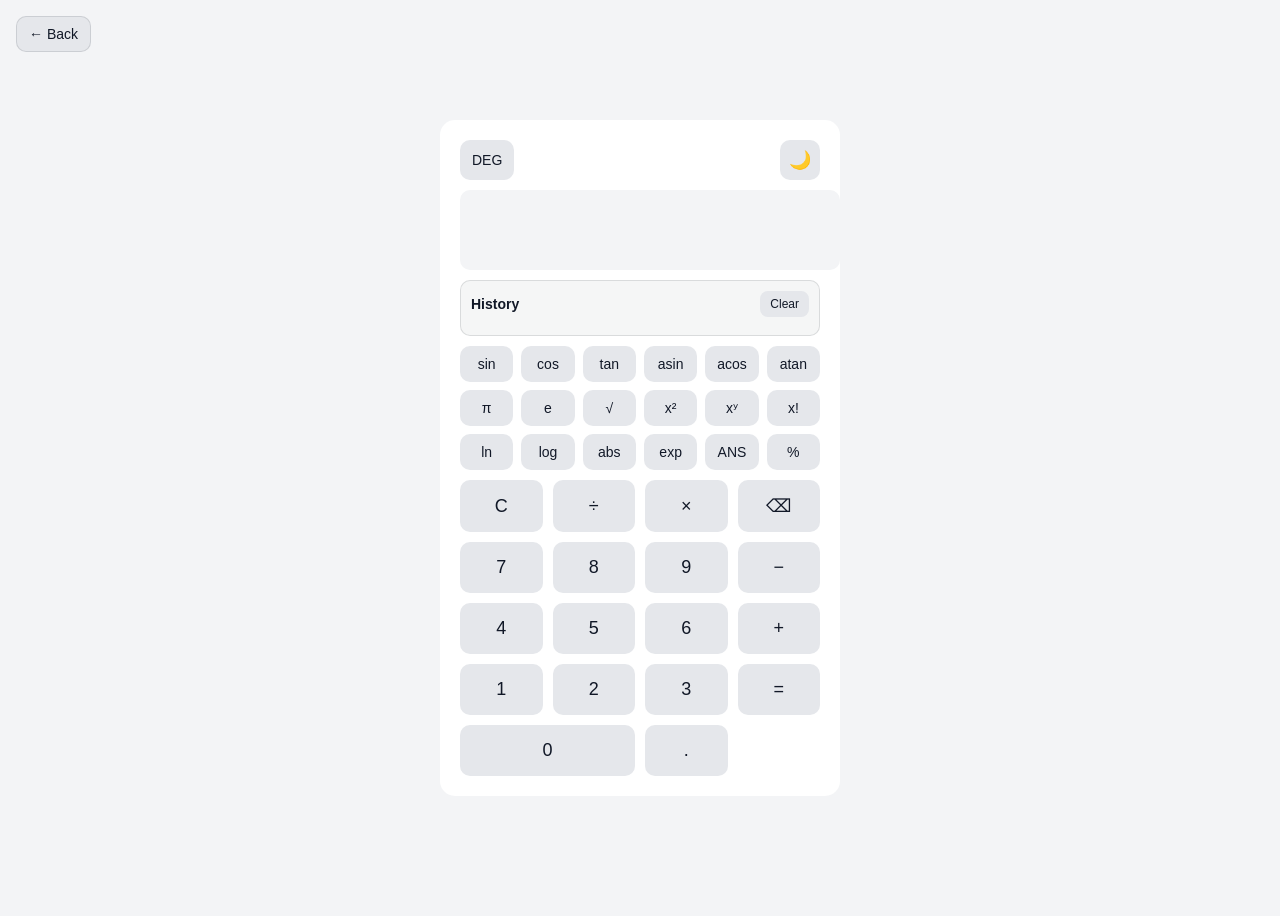
<file: calculator/index.html>
<!DOCTYPE html>
<html lang="en">
<head>
  <meta charset="UTF-8">
  <meta name="viewport" content="width=device-width, initial-scale=1.0">
  <title>Calculator App</title>
  <link rel="stylesheet" href="style.css">
</head>
<body>

<a class="back-btn" href="../index.html">← Back</a>

<div class="calculator">
  <div class="calculator-header">
    <button type="button" class="angle-toggle" aria-label="Toggle angle mode">DEG</button>
    <button type="button" class="theme-toggle" aria-label="Toggle theme">🌙</button>
  </div>
  <input type="text" id="display" disabled>
  <div class="history-panel" aria-label="History">
    <div class="history-header">
      <div class="history-title">History</div>
      <button type="button" class="history-clear" aria-label="Clear history">Clear</button>
    </div>
    <ul id="history-list" class="history-list"></ul>
  </div>
  <div class="sci-buttons" aria-label="Scientific functions">
    <button onclick="appendFunction('sin')">sin</button>
    <button onclick="appendFunction('cos')">cos</button>
    <button onclick="appendFunction('tan')">tan</button>
    <button onclick="appendFunction('asin')">asin</button>
    <button onclick="appendFunction('acos')">acos</button>
    <button onclick="appendFunction('atan')">atan</button>
    <button onclick="appendConstant('pi')">π</button>
    <button onclick="appendConstant('e')">e</button>
    <button onclick="appendFunction('sqrt')">√</button>
    <button onclick="appendValue('^2')">x²</button>
    <button onclick="appendValue('^')">xʸ</button>
    <button onclick="appendValue('!')">x!</button>
    <button onclick="appendFunction('ln')">ln</button>
    <button onclick="appendFunction('log')">log</button>
    <button onclick="appendFunction('abs')">abs</button>
    <button onclick="appendFunction('exp')">exp</button>
    <button onclick="appendConstant('ans')">ANS</button>
    <button onclick="appendValue('%')">%</button>
  </div>

  <div class="buttons">
    <button onclick="clearDisplay()">C</button>
    <button onclick="appendValue('/')">÷</button>
    <button onclick="appendValue('*')">×</button>
    <button onclick="deleteLast()">⌫</button>

    <button onclick="appendValue('7')">7</button>
    <button onclick="appendValue('8')">8</button>
    <button onclick="appendValue('9')">9</button>
    <button onclick="appendValue('-')">−</button>

    <button onclick="appendValue('4')">4</button>
    <button onclick="appendValue('5')">5</button>
    <button onclick="appendValue('6')">6</button>
    <button onclick="appendValue('+')">+</button>

    <button onclick="appendValue('1')">1</button>
    <button onclick="appendValue('2')">2</button>
    <button onclick="appendValue('3')">3</button>
    <button onclick="calculate()">=</button>

    <button onclick="appendValue('0')" class="zero">0</button>
    <button onclick="appendValue('.')">.</button>
  </div>
</div>

<script src="script.js"></script>
</body>
</html>
</file>
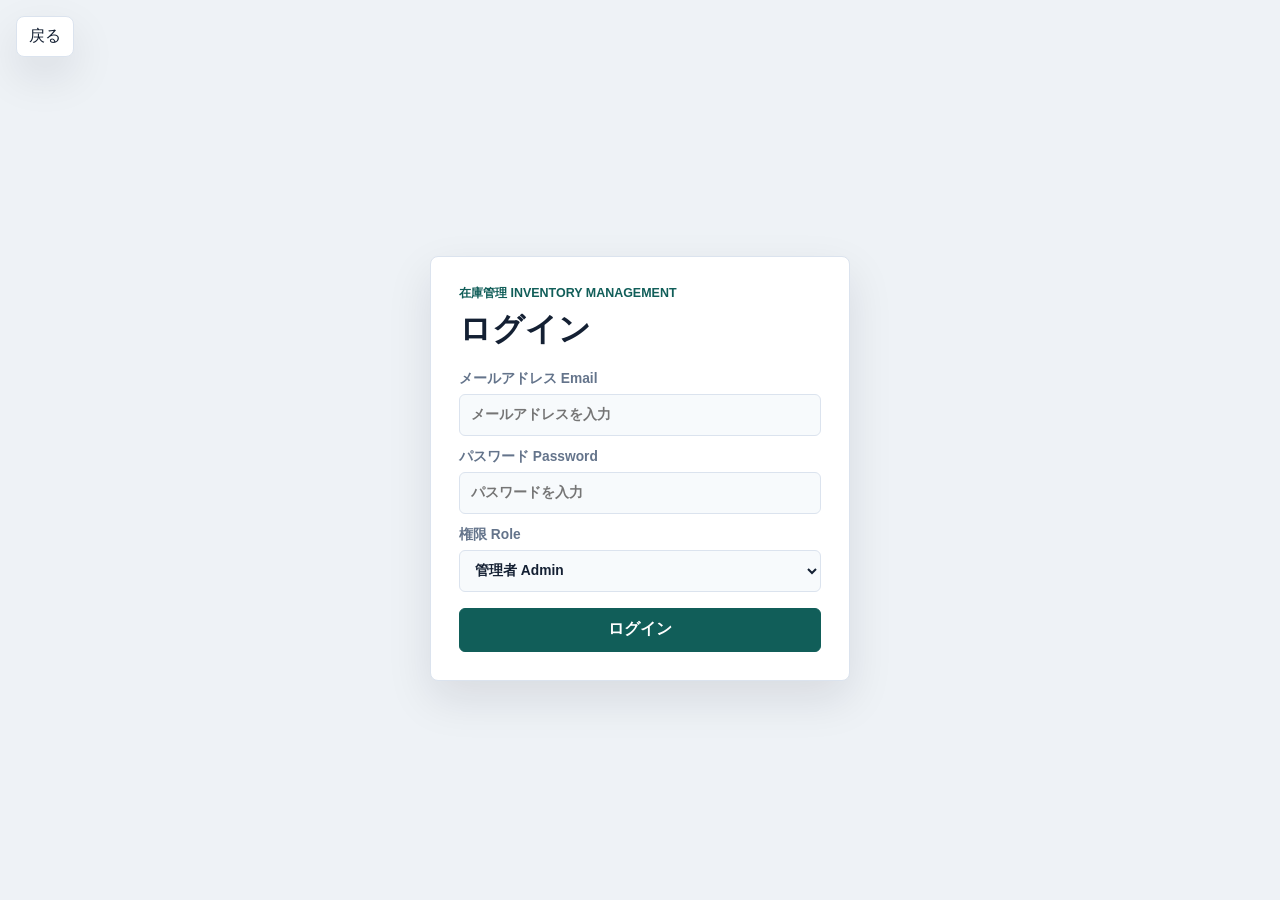
<file: inventory-app/index.html>
<!DOCTYPE html>
<html lang="ja">
<head>
  <meta charset="UTF-8">
  <meta name="viewport" content="width=device-width, initial-scale=1.0">
  <title>在庫管理システム Inventory Management</title>
  <link rel="stylesheet" href="style.css">
</head>
<body>
  <a class="back-btn" href="../index.html#projects">戻る</a>

  <main class="app-shell">
    <section class="login-screen" id="loginScreen" aria-labelledby="loginTitle">
      <div class="login-card">
        <p class="eyebrow">在庫管理 Inventory Management</p>
        <h1 id="loginTitle">ログイン</h1>
        <form id="loginForm" class="form-grid">
          <label>
            メールアドレス Email
            <input id="emailInput" type="email" autocomplete="email" placeholder="メールアドレスを入力" list="savedEmailList" required>
            <datalist id="savedEmailList"></datalist>
          </label>
          <label>
            パスワード Password
            <input id="passwordInput" type="password" autocomplete="current-password" placeholder="パスワードを入力" required>
          </label>
          <label>
            権限 Role
            <select id="roleInput">
              <option value="admin">管理者 Admin</option>
              <option value="staff">スタッフ Staff</option>
              <option value="viewer">閲覧のみ Viewer</option>
            </select>
          </label>
          <button class="primary-btn" type="submit">ログイン</button>
        </form>
      </div>
    </section>

    <section class="dashboard-screen" id="dashboardScreen" hidden>
      <header class="topbar">
        <div>
          <p class="eyebrow">ダッシュボード Dashboard</p>
          <h1>在庫管理システム</h1>
        </div>
        <div class="topbar-actions">
          <span class="role-badge" id="roleBadge">権限: 管理者</span>
          <span class="connection-status offline" id="connectionStatus">リアルタイム未接続</span>
          <button class="ghost-btn" id="themeToggle" type="button" aria-label="テーマ切替">テーマ</button>
          <button class="ghost-btn" id="logoutBtn" type="button">ログアウト</button>
        </div>
      </header>

      <section class="summary-grid" aria-label="ダッシュボード集計">
        <article class="summary-card">
          <span>商品数</span>
          <strong id="totalProducts">0</strong>
        </article>
        <article class="summary-card">
          <span>総在庫数</span>
          <strong id="totalStock">0</strong>
        </article>
        <article class="summary-card warning">
          <span>在庫不足商品</span>
          <strong id="lowStock">0</strong>
        </article>
        <article class="summary-card">
          <span>在庫金額</span>
          <strong id="stockValue">JPY 0</strong>
        </article>
      </section>

      <div class="alert-banner" id="lowStockAlert" hidden>
        在庫が少ない商品があります。数量が5未満の商品を確認してください。
      </div>

      <section class="panel chart-panel" aria-labelledby="chartTitle">
        <div class="panel-head">
          <div>
            <p class="eyebrow">グラフ Charts</p>
            <h2 id="chartTitle">在庫数グラフ</h2>
          </div>
        </div>
        <canvas id="stockChart" width="900" height="260" aria-label="在庫数グラフ"></canvas>
      </section>

      <section class="workspace">
        <aside class="panel control-panel">
          <div class="panel-head">
            <div>
              <p class="eyebrow">商品登録</p>
              <h2>商品登録 Product Registration</h2>
            </div>
          </div>

          <form id="productForm" class="form-grid" autocomplete="off">
            <label>
              商品名 Product name
              <input id="productName" type="text" placeholder="ワイヤレスマウス" required>
            </label>
            <label>
              商品番号 Product code
              <input id="productCode" type="text" placeholder="P-1001" required>
            </label>
            <label>
              バーコード Barcode
              <input id="productBarcode" type="text" placeholder="4901234567890">
            </label>
            <label>
              価格 Price
              <input id="productPrice" type="number" min="0" step="1" value="1000" required>
            </label>
            <label>
              在庫数 Stock quantity
              <input id="productQuantity" type="number" min="0" step="1" value="10" required>
            </label>
            <label>
              入荷日 Arrival date
              <input id="arrivalDate" type="date" required>
            </label>
            <button class="primary-btn" type="submit">商品を登録</button>
          </form>
        </aside>

        <section class="main-panel">
          <div class="toolbar panel">
            <div class="search-box">
              <label for="searchInput">検索 Search</label>
              <input id="searchInput" type="search" placeholder="商品名・商品番号・バーコードで検索">
            </div>
            <div class="scanner-box">
              <label for="barcodeScanner">バーコードスキャナー Barcode scanner</label>
              <div class="scanner-row">
                <input id="barcodeScanner" type="search" placeholder="バーコードを読み取りまたは入力">
                <button class="ghost-btn" id="scanButton" type="button">カメラ</button>
              </div>
              <div class="camera-scanner" id="cameraScanner" hidden>
                <video id="scannerVideo" autoplay muted playsinline></video>
                <div class="scanner-overlay" aria-hidden="true"></div>
                <div class="scanner-actions">
                  <span id="scannerStatus">バーコードをカメラに向けてください。</span>
                  <button class="ghost-btn danger" id="stopCameraButton" type="button">停止</button>
                </div>
              </div>
            </div>
            <label class="sort-box">
              並び替え Sort
              <select id="sortSelect">
                <option value="name-asc">商品名 A-Z</option>
                <option value="name-desc">商品名 Z-A</option>
                <option value="quantity-asc">在庫数 少ない順</option>
                <option value="quantity-desc">在庫数 多い順</option>
                <option value="price-asc">価格 安い順</option>
                <option value="price-desc">価格 高い順</option>
                <option value="arrivalDate-desc">入荷日 新しい順</option>
                <option value="arrivalDate-asc">入荷日 古い順</option>
              </select>
            </label>
            <div class="filter-box" role="group" aria-label="在庫フィルター">
              <button class="segmented active" type="button" data-filter="all">すべて</button>
              <button class="segmented" type="button" data-filter="low">不足</button>
              <button class="segmented" type="button" data-filter="out">在庫切れ</button>
            </div>
          </div>

          <div class="panel table-panel">
            <div class="panel-head">
              <div>
                <p class="eyebrow">商品一覧</p>
                <h2>在庫確認 Inventory Check</h2>
              </div>
              <button class="ghost-btn danger" id="clearData" type="button">デモをリセット</button>
            </div>

            <div class="table-wrap">
              <table>
                <thead>
                  <tr>
                    <th>商品名</th>
                    <th>商品番号</th>
                    <th>バーコード</th>
                    <th>価格</th>
                    <th>入荷日</th>
                    <th>在庫数</th>
                    <th>警告</th>
                    <th>操作</th>
                  </tr>
                </thead>
                <tbody id="inventoryTable"></tbody>
              </table>
            </div>
            <div class="empty-state" id="emptyState" hidden>該当する商品がありません。</div>
          </div>

          <div class="history-grid">
            <div class="panel movement-panel">
              <div class="panel-head">
                <div>
                  <p class="eyebrow">入荷管理</p>
                  <h2>入荷履歴 Arrival History</h2>
                </div>
              </div>
              <ul id="arrivalList" class="movement-list"></ul>
            </div>

            <div class="panel movement-panel">
              <div class="panel-head">
                <div>
                  <p class="eyebrow">出荷管理</p>
                  <h2>出荷履歴 Shipping History</h2>
                </div>
              </div>
              <ul id="shippingList" class="movement-list"></ul>
            </div>
          </div>

          <div class="panel movement-panel">
            <div class="panel-head">
              <div>
                <p class="eyebrow">ダッシュボード</p>
                <h2>最近の更新</h2>
              </div>
            </div>
            <ul id="recentUpdates" class="movement-list"></ul>
          </div>

          <div class="panel movement-panel">
            <div class="panel-head">
              <div>
                <p class="eyebrow">在庫履歴</p>
                <h2>すべての在庫変動</h2>
              </div>
            </div>
            <ul id="stockHistoryList" class="movement-list"></ul>
          </div>
        </section>
      </section>
    </section>
  </main>

  <template id="stockActionTemplate">
    <div class="stock-actions">
      <button type="button" class="icon-btn stock-in" title="入荷" aria-label="入荷">+</button>
      <button type="button" class="icon-btn stock-out" title="出荷" aria-label="出荷">-</button>
      <button type="button" class="icon-btn remove" title="削除" aria-label="削除">x</button>
    </div>
  </template>

  <script src="script.js"></script>
</body>
</html>
</file>
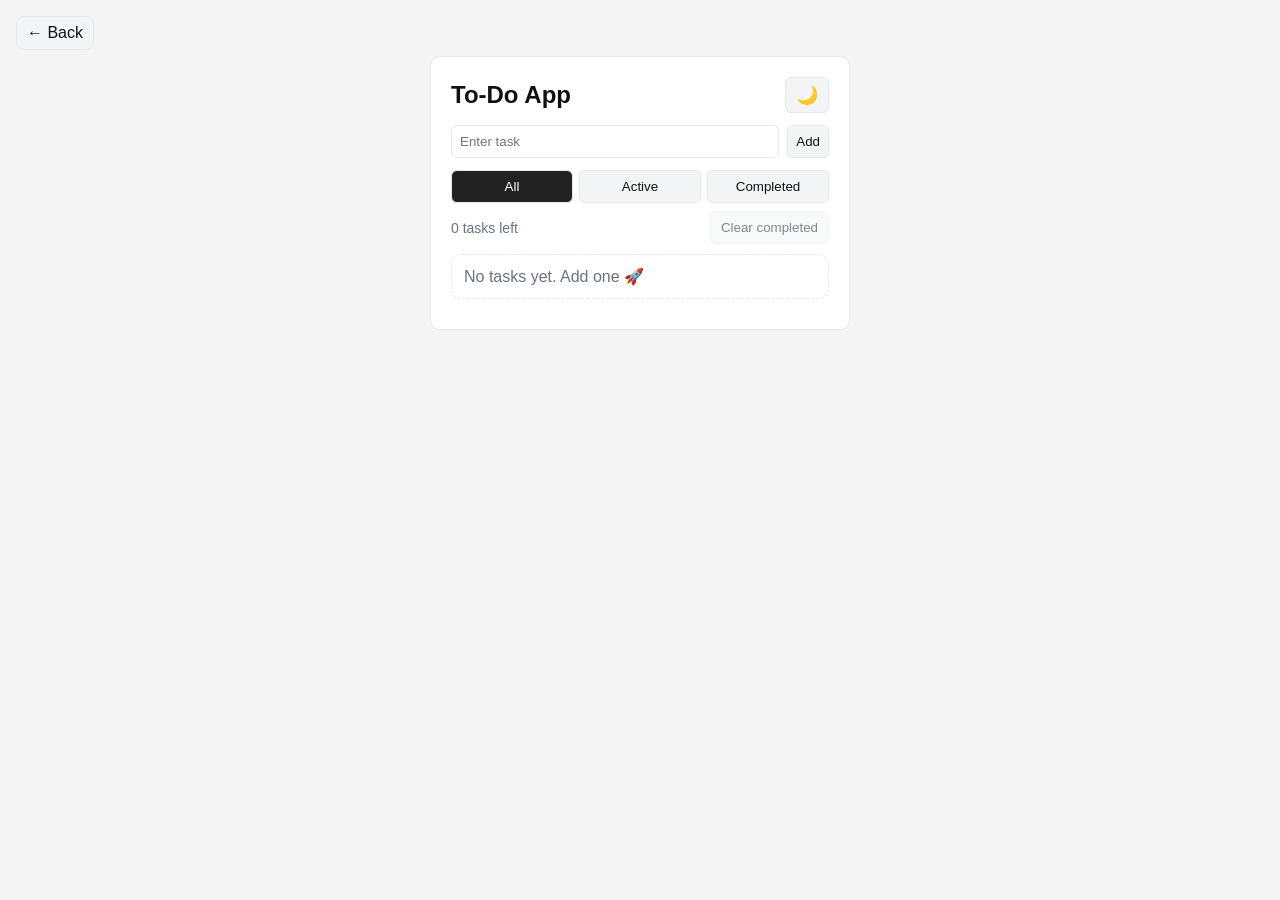
<file: todo-app/index.html>
<!DOCTYPE html>
<html lang="en">
<head>
    <meta charset="UTF-8">
    <meta name="viewport" content="width=device-width, initial-scale=1.0">
    <title>To-Do App</title>
    <link rel="stylesheet" href="style.css">
</head>
<body>

<a class="back-btn" href="../index.html">← Back</a>

<div class="container">
    <div class="header">
        <h1>To-Do App</h1>
        <button id="themeToggle" class="theme-toggle" type="button" aria-label="Toggle dark mode">🌙</button>
    </div>

    <div class="add-row">
        <input type="text" id="taskInput" placeholder="Enter task">
        <button onclick="addTask()">Add</button>
    </div>

    <div class="filters">
        <button id="filterAll" class="filter-btn" onclick="setFilter('all')">All</button>
        <button id="filterActive" class="filter-btn" onclick="setFilter('active')">Active</button>
        <button id="filterCompleted" class="filter-btn" onclick="setFilter('completed')">Completed</button>
    </div>

    <div class="task-footer">
        <div id="taskCounter" class="task-counter">0 tasks left</div>
        <button id="clearCompletedBtn" class="clear-completed" type="button" onclick="clearCompleted()">Clear completed</button>
    </div>

    <div id="emptyState" class="empty-state" hidden>No tasks yet. Add one 🚀</div>

    <ul id="taskList"></ul>
</div>

<script src="script.js"></script>
</body>
</html>
</file>
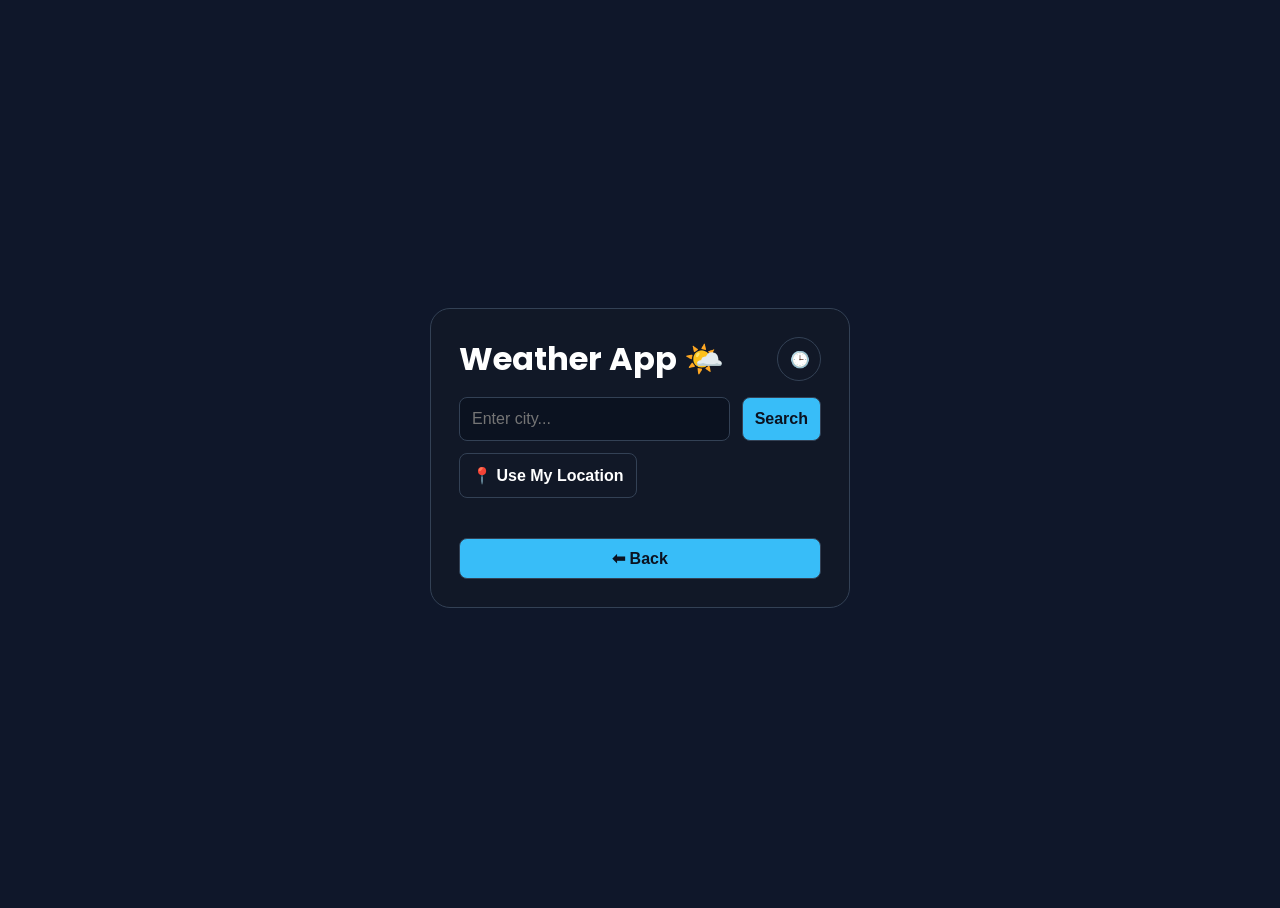
<file: weather-app/index.html>
<!DOCTYPE html>
<html lang="en">
<head>
  <meta charset="UTF-8">
  <meta name="viewport" content="width=device-width, initial-scale=1.0">
  <link rel="preconnect" href="https://fonts.googleapis.com">
  <link rel="preconnect" href="https://fonts.gstatic.com" crossorigin>
  <link href="https://fonts.googleapis.com/css2?family=Poppins:wght@600;700&family=Roboto:wght@400;500;700&display=swap" rel="stylesheet">
  <title>Karki Chakra | Webエンジニア志望（東京・ポートフォリオ）</title>
  <link rel="stylesheet" href="style.css">
</head>
<body>
  <div class="app">
    <div class="header">
      <h1>Weather App 🌤️</h1>
      <button id="themeToggle" class="icon-button">🌙</button>
    </div>

    <div class="controls">
      <input type="text" id="cityInput" placeholder="Enter city...">
      <button class="primary" onclick="getWeather()">Search</button>
      <button onclick="getWeatherByLocation()" class="location-btn">📍 Use My Location</button>
    </div>

    <div id="weatherResult"></div>
    <div id="forecast"></div>
    <button class="backbutt" onclick="window.location.href='../index.html#projects'">⬅ Back</button>
  </div>
  

   
    <script src="script.js"></script>
</body>
</html>
</file>
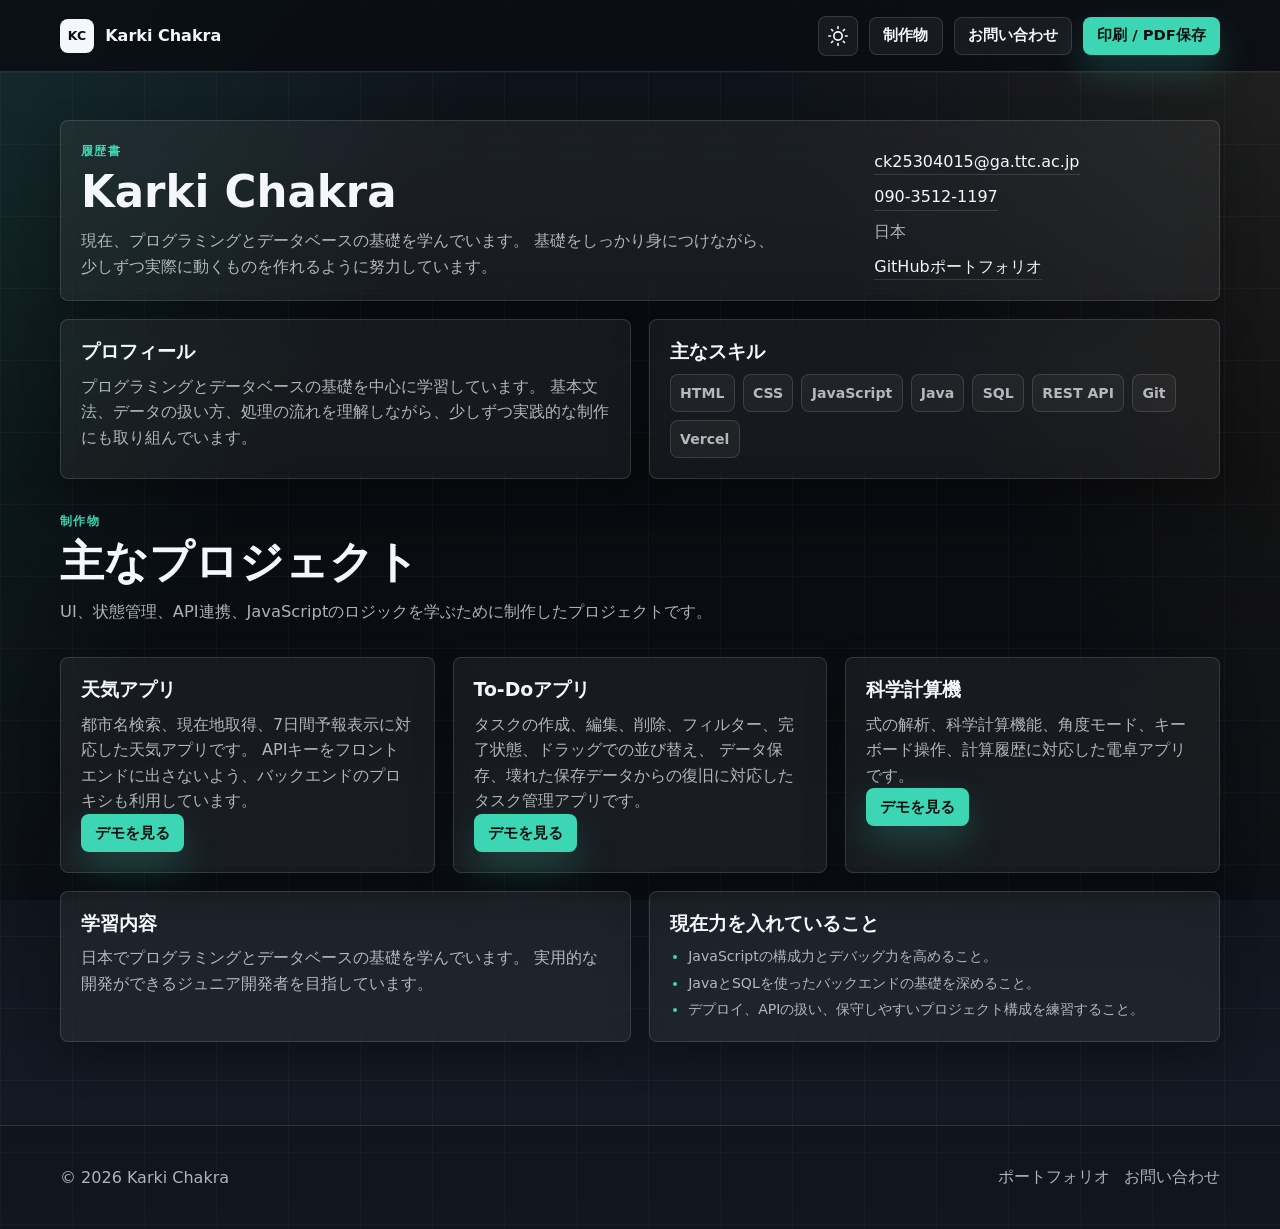
<file: resume.html>
<!doctype html>
<html lang="ja">
  <head>
    <meta charset="UTF-8" />
    <meta name="viewport" content="width=device-width, initial-scale=1.0" />
    <title>Karki Chakra | 履歴書</title>
    <meta name="description" content="日本でWeb開発を学ぶKarki Chakraの履歴書です。" />
    <link rel="stylesheet" href="./styles.css?v=20260512-1" />
    <script>
      if (localStorage.getItem("theme") === "light") {
        document.documentElement.setAttribute("data-theme", "light");
      }
    </script>
  </head>
  <body>
    <a class="skip-link" href="#resume">本文へスキップ</a>

    <header class="site-header" id="site-header">
      <div class="container header-inner">
        <a class="brand" href="./index.html#home" aria-label="ポートフォリオへ戻る">
          <span class="brand-mark" aria-hidden="true">KC</span>
          <span class="brand-text">Karki Chakra</span>
        </a>
        <nav class="nav" aria-label="履歴書の操作">
          <button class="theme-toggle" id="theme-toggle" type="button" aria-label="Toggle theme">
            <svg class="sun-icon" viewBox="0 0 24 24" width="20" height="20" fill="none" stroke="currentColor" stroke-width="2" stroke-linecap="round" stroke-linejoin="round" aria-hidden="true"><circle cx="12" cy="12" r="5"></circle><line x1="12" y1="1" x2="12" y2="3"></line><line x1="12" y1="21" x2="12" y2="23"></line><line x1="4.22" y1="4.22" x2="5.64" y2="5.64"></line><line x1="18.36" y1="18.36" x2="19.78" y2="19.78"></line><line x1="1" y1="12" x2="3" y2="12"></line><line x1="21" y1="12" x2="23" y2="12"></line><line x1="4.22" y1="19.78" x2="5.64" y2="18.36"></line><line x1="18.36" y1="5.64" x2="19.78" y2="4.22"></line></svg>
            <svg class="moon-icon" viewBox="0 0 24 24" width="20" height="20" fill="none" stroke="currentColor" stroke-width="2" stroke-linecap="round" stroke-linejoin="round" aria-hidden="true" style="display: none;"><path d="M21 12.79A9 9 0 1 1 11.21 3 7 7 0 0 0 21 12.79z"></path></svg>
          </button>
          <a class="btn btn-ghost btn-small" href="./index.html#projects">制作物</a>
          <a class="btn btn-ghost btn-small" href="./index.html#contact">お問い合わせ</a>
          <button class="btn btn-primary btn-small" type="button" id="print">印刷 / PDF保存</button>
        </nav>
      </div>
    </header>

    <main class="section resume-page" id="resume">
      <div class="container">
        <section class="resume-hero card" data-reveal="up">
          <div>
            <div class="section-kicker">履歴書</div>
            <h1 class="section-title">Karki Chakra</h1>
            <p class="section-subtitle">
              現在、プログラミングとデータベースの基礎を学んでいます。
              基礎をしっかり身につけながら、少しずつ実際に動くものを作れるように努力しています。
            </p>
          </div>
          <div class="resume-contact">
            <a href="mailto:ck25304015@ga.ttc.ac.jp">ck25304015@ga.ttc.ac.jp</a>
            <a href="tel:+819035121197">090-3512-1197</a>
            <span>日本</span>
            <a href="https://github.com/KarkiChakra/my-portfolio9" target="_blank" rel="noopener noreferrer">GitHubポートフォリオ</a>
          </div>
        </section>

        <div class="grid two-col resume-grid">
          <section class="card" data-reveal="up">
            <h2 class="card-title">プロフィール</h2>
            <p class="card-text">
              プログラミングとデータベースの基礎を中心に学習しています。
              基本文法、データの扱い方、処理の流れを理解しながら、少しずつ実践的な制作にも取り組んでいます。
            </p>
          </section>

          <section class="card" data-reveal="up">
            <h2 class="card-title">主なスキル</h2>
            <div class="chips">
              <span class="chip">HTML</span>
              <span class="chip">CSS</span>
              <span class="chip">JavaScript</span>
              <span class="chip">Java</span>
              <span class="chip">SQL</span>
              <span class="chip">REST API</span>
              <span class="chip">Git</span>
              <span class="chip">Vercel</span>
            </div>
          </section>
        </div>

        <div class="section-head resume-section-head">
          <div class="section-kicker">制作物</div>
          <h2 class="section-title">主なプロジェクト</h2>
          <p class="section-subtitle">UI、状態管理、API連携、JavaScriptのロジックを学ぶために制作したプロジェクトです。</p>
        </div>

        <div class="grid three-col">
          <section class="card" data-reveal="up">
            <h3 class="card-title">天気アプリ</h3>
            <p class="card-text">
              都市名検索、現在地取得、7日間予報表示に対応した天気アプリです。
              APIキーをフロントエンドに出さないよう、バックエンドのプロキシも利用しています。
            </p>
            <div class="project-links">
              <a class="btn btn-small btn-primary" href="./weather-app/index.html" target="_blank" rel="noopener noreferrer">デモを見る</a>
            </div>
          </section>

          <section class="card" data-reveal="up">
            <h3 class="card-title">To-Doアプリ</h3>
            <p class="card-text">
              タスクの作成、編集、削除、フィルター、完了状態、ドラッグでの並び替え、
              データ保存、壊れた保存データからの復旧に対応したタスク管理アプリです。
            </p>
            <div class="project-links">
              <a class="btn btn-small btn-primary" href="./todo-app/index.html" target="_blank" rel="noopener noreferrer">デモを見る</a>
            </div>
          </section>

          <section class="card" data-reveal="up">
            <h3 class="card-title">科学計算機</h3>
            <p class="card-text">
              式の解析、科学計算機能、角度モード、キーボード操作、計算履歴に対応した電卓アプリです。
            </p>
            <div class="project-links">
              <a class="btn btn-small btn-primary" href="./calculator/index.html" target="_blank" rel="noopener noreferrer">デモを見る</a>
            </div>
          </section>
        </div>

        <div class="grid two-col resume-grid">
          <section class="card" data-reveal="up">
            <h2 class="card-title">学習内容</h2>
            <p class="card-text">
              日本でプログラミングとデータベースの基礎を学んでいます。
              実用的な開発ができるジュニア開発者を目指しています。
            </p>
          </section>

          <section class="card" data-reveal="up">
            <h2 class="card-title">現在力を入れていること</h2>
            <ul class="project-highlights resume-list">
              <li>JavaScriptの構成力とデバッグ力を高めること。</li>
              <li>JavaとSQLを使ったバックエンドの基礎を深めること。</li>
              <li>デプロイ、APIの扱い、保守しやすいプロジェクト構成を練習すること。</li>
            </ul>
          </section>
        </div>
      </div>
    </main>

    <footer class="site-footer">
      <div class="container footer-inner">
        <p class="footer-text">&copy; <span id="year"></span> Karki Chakra</p>
        <div class="footer-links">
          <a class="footer-link" href="./index.html#home">ポートフォリオ</a>
          <a class="footer-link" href="./index.html#contact">お問い合わせ</a>
        </div>
      </div>
    </footer>

    <script>
      const btn = document.getElementById("print");
      if (btn) btn.addEventListener("click", () => window.print());
    </script>
    <script src="./script.js?v=20260420-7"></script>
  </body>
</html>
</file>
<file: calculator/style.css>
:root {
  --page-bg: #121212;
  --calc-bg: #1e1e1e;
  --text: #ffffff;
  --display-bg: #333333;
  --display-text: #ffffff;
  --btn-bg: #444444;
  --btn-text: #ffffff;
  --btn-hover: #666666;
  --panel-bg: rgba(255, 255, 255, 0.06);
  --panel-border: rgba(255, 255, 255, 0.12);
}

body[data-theme="light"] {
  --page-bg: #f3f4f6;
  --calc-bg: #ffffff;
  --text: #111827;
  --display-bg: #f3f4f6;
  --display-text: #111827;
  --btn-bg: #e5e7eb;
  --btn-text: #111827;
  --btn-hover: #d1d5db;
  --panel-bg: rgba(17, 24, 39, 0.04);
  --panel-border: rgba(17, 24, 39, 0.12);
}

body {
  display: flex;
  justify-content: center;
  align-items: center;
  height: 100vh;
  background: var(--page-bg);
  font-family: Arial, sans-serif;
  color: var(--text);
}

.back-btn {
  position: fixed;
  top: 16px;
  left: 16px;
  padding: 10px 12px;
  border-radius: 10px;
  border: 1px solid var(--panel-border);
  background: var(--btn-bg);
  color: var(--btn-text);
  text-decoration: none;
  font-size: 14px;
  line-height: 1;
  transition: 0.2s;
}

.back-btn:hover {
  background: var(--btn-hover);
}

.back-btn:focus-visible {
  outline: 2px solid rgba(124, 92, 255, 0.75);
  outline-offset: 3px;
}

.calculator {
  background: var(--calc-bg);
  padding: 20px;
  border-radius: 15px;
  width: 360px;
}

.calculator-header {
  display: flex;
  justify-content: space-between;
  margin-bottom: 10px;
}

.theme-toggle {
  width: 40px;
  height: 40px;
  padding: 0;
  border-radius: 10px;
}

.angle-toggle {
  padding: 0 12px;
  height: 40px;
  border-radius: 10px;
  font-size: 14px;
}

#display {
  width: 100%;
  height: 60px;
  font-size: 24px;
  margin-bottom: 10px;
  text-align: right;
  padding: 10px;
  border: none;
  border-radius: 10px;
  background: var(--display-bg);
  color: var(--display-text);
}

.history-panel {
  border: 1px solid var(--panel-border);
  background: var(--panel-bg);
  border-radius: 10px;
  padding: 10px;
  margin-bottom: 10px;
}

.history-header {
  display: flex;
  align-items: center;
  justify-content: space-between;
  margin-bottom: 8px;
}

.history-title {
  font-size: 14px;
  font-weight: 600;
}

.history-clear {
  padding: 6px 10px;
  font-size: 12px;
  border-radius: 8px;
}

.history-list {
  list-style: none;
  padding: 0;
  margin: 0;
  max-height: 120px;
  overflow: auto;
  display: grid;
  gap: 6px;
}

.history-item {
  width: 100%;
  text-align: left;
  padding: 8px 10px;
  border-radius: 10px;
  display: grid;
  gap: 4px;
}

.history-expression {
  font-size: 12px;
  opacity: 0.85;
}

.history-result {
  font-size: 14px;
  font-weight: 700;
}

.buttons {
  display: grid;
  grid-template-columns: repeat(4, 1fr);
  gap: 10px;
}

.sci-buttons {
  display: grid;
  grid-template-columns: repeat(6, 1fr);
  gap: 8px;
  margin-bottom: 10px;
}

.sci-buttons button {
  padding: 10px;
  font-size: 14px;
}

button {
  padding: 15px;
  font-size: 18px;
  border: none;
  border-radius: 10px;
  cursor: pointer;
  background: var(--btn-bg);
  color: var(--btn-text);
  transition: 0.2s;
}

button:hover {
  background: var(--btn-hover);
}

.zero {
  grid-column: span 2;
}
</file>
<file: inventory-app/style.css>
:root {
  --bg: #eef2f6;
  --surface: #ffffff;
  --surface-2: #f7fafc;
  --text: #142033;
  --muted: #64748b;
  --border: #dbe3ee;
  --primary: #0f766e;
  --primary-dark: #115e59;
  --accent: #c2410c;
  --danger: #b91c1c;
  --shadow: 0 18px 45px rgba(15, 23, 42, 0.1);
}

* {
  box-sizing: border-box;
}

[hidden] {
  display: none !important;
}

body {
  min-height: 100vh;
  margin: 0;
  background: var(--bg);
  color: var(--text);
  font-family: Arial, "Hiragino Kaku Gothic ProN", Meiryo, sans-serif;
}

body.dark {
  --bg: #101820;
  --surface: #17212c;
  --surface-2: #1f2b38;
  --text: #edf2f7;
  --muted: #a8b3c2;
  --border: #314153;
  --primary: #2dd4bf;
  --primary-dark: #14b8a6;
  --accent: #fb923c;
  --danger: #f87171;
  --shadow: 0 18px 45px rgba(0, 0, 0, 0.28);
}

button,
input,
select {
  font: inherit;
}

button {
  cursor: pointer;
}

.back-btn {
  position: fixed;
  top: 16px;
  left: 16px;
  z-index: 5;
  padding: 9px 12px;
  color: var(--text);
  background: var(--surface);
  border: 1px solid var(--border);
  border-radius: 8px;
  text-decoration: none;
  box-shadow: var(--shadow);
}

.app-shell {
  width: min(1180px, calc(100% - 32px));
  margin: 0 auto;
  padding: 72px 0 36px;
}

.login-screen {
  display: grid;
  min-height: calc(100vh - 108px);
  place-items: center;
}

.login-card {
  width: min(420px, 100%);
  padding: 28px;
  background: var(--surface);
  border: 1px solid var(--border);
  border-radius: 8px;
  box-shadow: var(--shadow);
}

.login-card h1 {
  margin-bottom: 18px;
}

.helper-text {
  margin: 14px 0 0;
  color: var(--muted);
  font-size: 0.88rem;
}

.topbar,
.panel,
.summary-card {
  background: var(--surface);
  border: 1px solid var(--border);
  border-radius: 8px;
  box-shadow: var(--shadow);
}

.topbar {
  display: flex;
  align-items: center;
  justify-content: space-between;
  gap: 18px;
  padding: 24px;
}

.topbar-actions {
  align-items: center;
  display: flex;
  gap: 10px;
  flex-wrap: wrap;
}

.connection-status {
  display: inline-flex;
  align-items: center;
  min-height: 36px;
  padding: 7px 10px;
  border: 1px solid var(--border);
  border-radius: 999px;
  background: var(--surface-2);
  color: var(--muted);
  font-size: 0.82rem;
  font-weight: 800;
}

.role-badge {
  display: inline-flex;
  align-items: center;
  min-height: 36px;
  padding: 7px 10px;
  border: 1px solid color-mix(in srgb, var(--primary) 34%, var(--border));
  border-radius: 999px;
  background: color-mix(in srgb, var(--primary) 10%, var(--surface-2));
  color: var(--primary-dark);
  font-size: 0.82rem;
  font-weight: 900;
}

.connection-status.online {
  color: #166534;
  background: #dcfce7;
  border-color: #bbf7d0;
}

.connection-status.offline {
  color: #991b1b;
  background: #fee2e2;
  border-color: #fecaca;
}

.eyebrow {
  margin: 0 0 6px;
  color: var(--primary-dark);
  font-size: 0.78rem;
  font-weight: 800;
  letter-spacing: 0;
  text-transform: uppercase;
}

body.dark .eyebrow {
  color: var(--primary);
}

h1,
h2 {
  margin: 0;
}

h1 {
  font-size: 2rem;
}

h2 {
  font-size: 1.05rem;
}

.summary-grid {
  display: grid;
  grid-template-columns: repeat(4, minmax(0, 1fr));
  gap: 14px;
  margin: 16px 0;
}

.summary-card {
  padding: 18px;
}

.summary-card span {
  display: block;
  color: var(--muted);
  font-size: 0.86rem;
}

.summary-card strong {
  display: block;
  margin-top: 8px;
  font-size: 1.8rem;
}

.summary-card.warning strong {
  color: var(--accent);
}

.alert-banner {
  margin: 0 0 16px;
  padding: 13px 15px;
  color: #7c2d12;
  background: #ffedd5;
  border: 1px solid #fed7aa;
  border-radius: 8px;
  font-weight: 800;
}

body.dark .alert-banner {
  color: #fed7aa;
  background: rgba(251, 146, 60, 0.12);
  border-color: rgba(251, 146, 60, 0.32);
}

.chart-panel {
  margin-bottom: 16px;
}

.chart-panel canvas {
  display: block;
  width: 100%;
  max-height: 260px;
  border: 1px solid var(--border);
  border-radius: 8px;
  background: var(--surface-2);
}

.workspace {
  display: grid;
  grid-template-columns: 340px minmax(0, 1fr);
  gap: 16px;
  align-items: start;
}

.panel {
  padding: 18px;
}

.panel-head {
  display: flex;
  align-items: center;
  justify-content: space-between;
  gap: 12px;
  margin-bottom: 16px;
}

.form-grid {
  display: grid;
  gap: 12px;
}

label {
  display: grid;
  gap: 6px;
  color: var(--muted);
  font-size: 0.86rem;
  font-weight: 700;
}

input,
select {
  width: 100%;
  min-height: 42px;
  padding: 10px 11px;
  color: var(--text);
  background: var(--surface-2);
  border: 1px solid var(--border);
  border-radius: 6px;
  outline: none;
}

input:focus,
select:focus {
  border-color: var(--primary);
  box-shadow: 0 0 0 3px color-mix(in srgb, var(--primary) 18%, transparent);
}

.primary-btn,
.ghost-btn,
.segmented,
.icon-btn {
  border: 1px solid var(--border);
  border-radius: 6px;
  transition: transform 140ms ease, opacity 140ms ease, background 140ms ease;
}

.primary-btn:hover,
.ghost-btn:hover,
.segmented:hover,
.icon-btn:hover {
  transform: translateY(-1px);
}

.primary-btn {
  min-height: 44px;
  margin-top: 4px;
  color: #ffffff;
  background: var(--primary-dark);
  border-color: var(--primary-dark);
  font-weight: 800;
}

.ghost-btn {
  padding: 9px 12px;
  color: var(--text);
  background: var(--surface-2);
}

.ghost-btn.danger {
  color: var(--danger);
}

.login-note {
  display: flex;
  align-items: center;
  justify-content: space-between;
  gap: 12px;
  margin-top: 16px;
  padding: 14px;
  background: var(--surface-2);
  border: 1px dashed var(--border);
  border-radius: 8px;
}

.login-note span {
  padding: 5px 8px;
  color: var(--accent);
  border: 1px solid color-mix(in srgb, var(--accent) 35%, var(--border));
  border-radius: 999px;
  font-size: 0.78rem;
  font-weight: 800;
}

.main-panel {
  display: grid;
  gap: 16px;
}

.toolbar {
  display: grid;
  grid-template-columns: minmax(210px, 1.2fr) minmax(210px, 0.9fr) minmax(170px, 0.7fr) auto;
  gap: 16px;
  align-items: end;
}

.scanner-row {
  display: flex;
  gap: 8px;
}

.scanner-row input {
  min-width: 0;
}

.scanner-row .ghost-btn {
  min-height: 42px;
}

.camera-scanner {
  position: relative;
  margin-top: 10px;
  overflow: hidden;
  border: 1px solid var(--border);
  border-radius: 8px;
  background: #0f172a;
}

.camera-scanner video {
  display: block;
  width: 100%;
  aspect-ratio: 16 / 9;
  object-fit: cover;
}

.scanner-overlay {
  position: absolute;
  inset: 18% 12%;
  border: 2px solid rgba(45, 212, 191, 0.95);
  border-radius: 8px;
  box-shadow: 0 0 0 999px rgba(15, 23, 42, 0.36);
  pointer-events: none;
}

.scanner-actions {
  display: flex;
  align-items: center;
  justify-content: space-between;
  gap: 10px;
  padding: 10px;
  color: #f8fafc;
  background: rgba(15, 23, 42, 0.88);
  font-size: 0.84rem;
}

.scanner-actions .ghost-btn {
  color: #fecaca;
  background: rgba(255, 255, 255, 0.08);
  border-color: rgba(255, 255, 255, 0.18);
}

.sort-box {
  min-width: 0;
}

.filter-box {
  display: flex;
  min-width: 220px;
  padding: 4px;
  background: var(--surface-2);
  border: 1px solid var(--border);
  border-radius: 8px;
}

.segmented {
  flex: 1;
  padding: 8px 10px;
  color: var(--muted);
  background: transparent;
  border-color: transparent;
}

.segmented.active {
  color: #ffffff;
  background: var(--primary-dark);
}

.table-wrap {
  overflow-x: auto;
}

table {
  width: 100%;
  border-collapse: collapse;
  min-width: 1040px;
}

th,
td {
  padding: 12px 10px;
  text-align: left;
  border-bottom: 1px solid var(--border);
}

th {
  color: var(--muted);
  font-size: 0.78rem;
  text-transform: uppercase;
}

.product-name {
  font-weight: 800;
}

.status-pill {
  display: inline-flex;
  align-items: center;
  min-width: 82px;
  justify-content: center;
  padding: 5px 8px;
  border-radius: 999px;
  font-size: 0.78rem;
  font-weight: 800;
}

.status-ok {
  color: #166534;
  background: #dcfce7;
}

.status-low {
  color: #9a3412;
  background: #ffedd5;
}

.status-out {
  color: #991b1b;
  background: #fee2e2;
}

.stock-actions {
  display: flex;
  gap: 7px;
}

.icon-btn {
  display: grid;
  place-items: center;
  width: 34px;
  height: 34px;
  color: var(--text);
  background: var(--surface-2);
  font-weight: 900;
}

button:disabled,
input:disabled,
select:disabled {
  cursor: not-allowed;
  opacity: 0.58;
}

.icon-btn.stock-in {
  color: var(--primary-dark);
}

.icon-btn.stock-out,
.icon-btn.remove {
  color: var(--danger);
}

.empty-state {
  margin-top: 14px;
  padding: 18px;
  color: var(--muted);
  background: var(--surface-2);
  border: 1px dashed var(--border);
  border-radius: 8px;
  text-align: center;
}

.movement-list {
  display: grid;
  gap: 8px;
  margin: 0;
  padding: 0;
  list-style: none;
}

.movement-list li {
  display: flex;
  justify-content: space-between;
  gap: 12px;
  padding: 11px 12px;
  background: var(--surface-2);
  border: 1px solid var(--border);
  border-radius: 8px;
}

.movement-list span {
  color: var(--muted);
  font-size: 0.84rem;
}

.history-grid {
  display: grid;
  grid-template-columns: repeat(2, minmax(0, 1fr));
  gap: 16px;
}

@media (max-width: 900px) {
  .summary-grid,
  .workspace {
    grid-template-columns: 1fr 1fr;
  }

  .control-panel,
  .main-panel {
    grid-column: 1 / -1;
  }

  .toolbar,
  .history-grid {
    grid-template-columns: 1fr;
  }

  .scanner-row {
    display: grid;
  }
}

@media (max-width: 640px) {
  .app-shell {
    width: min(100% - 20px, 1180px);
    padding-top: 64px;
  }

  .topbar,
  .summary-grid {
    grid-template-columns: 1fr;
  }

  .topbar {
    display: grid;
  }

  .workspace {
    grid-template-columns: 1fr;
  }

  h1 {
    font-size: 1.55rem;
  }

  .filter-box {
    min-width: 0;
  }
}
</file>
<file: todo-app/style.css>
:root {
    --bg: #f4f4f4;
    --surface: #ffffff;
    --text: #111111;
    --muted: #6b7280;
    --border: #e5e7eb;
    --btn-bg: #f3f4f6;
    --btn-text: #111111;
    --btn-active-bg: #222222;
    --btn-active-text: #ffffff;
    --input-bg: #ffffff;
    --input-text: #111111;
}

* {
    box-sizing: border-box;
}

@media (prefers-reduced-motion: reduce) {
    * {
        transition: none !important;
        animation: none !important;
    }
}

body {
    font-family: Arial;
    background: var(--bg);
    color: var(--text);
    text-align: center;
    margin: 0;
    padding: 16px;
    transition: background-color 220ms ease, color 220ms ease;
}

.back-btn {
    position: fixed;
    top: 16px;
    left: 16px;
    padding: 8px 10px;
    background: var(--btn-bg);
    color: var(--btn-text);
    border: 1px solid var(--border);
    border-radius: 8px;
    text-decoration: none;
    line-height: 1;
    transition: background-color 220ms ease, color 220ms ease, border-color 220ms ease, opacity 220ms ease, transform 120ms ease;
}

.back-btn:hover {
    opacity: 0.92;
    transform: translateY(-1px);
}

.back-btn:active {
    opacity: 0.85;
    transform: translateY(0);
}

.back-btn:focus-visible {
    outline: 2px solid var(--btn-active-bg);
    outline-offset: 2px;
}

body.dark {
    --bg: #0b1220;
    --surface: #121a2a;
    --text: #e5e7eb;
    --muted: #9ca3af;
    --border: #22304a;
    --btn-bg: #1a2438;
    --btn-text: #e5e7eb;
    --btn-active-bg: #e5e7eb;
    --btn-active-text: #111111;
    --input-bg: #0f172a;
    --input-text: #e5e7eb;
}

.container {
    width: 100%;
    max-width: 420px;
    margin: 40px auto;
    background: var(--surface);
    padding: 20px;
    border-radius: 10px;
    border: 1px solid var(--border);
    transition: background-color 220ms ease, border-color 220ms ease;
}

.add-row {
    display: flex;
    gap: 8px;
}

input {
    width: 100%;
    padding: 8px;
    background: var(--input-bg);
    color: var(--input-text);
    border: 1px solid var(--border);
    border-radius: 6px;
    transition: background-color 220ms ease, color 220ms ease, border-color 220ms ease;
}

button {
    padding: 8px;
    background: var(--btn-bg);
    color: var(--btn-text);
    border: 1px solid var(--border);
    border-radius: 6px;
    cursor: pointer;
    transition: background-color 220ms ease, color 220ms ease, border-color 220ms ease, opacity 220ms ease, transform 120ms ease;
}

button:hover:not(:disabled) {
    opacity: 0.92;
    transform: translateY(-1px);
}

button:active:not(:disabled) {
    opacity: 0.85;
    transform: translateY(0);
}

button:focus-visible {
    outline: 2px solid var(--btn-active-bg);
    outline-offset: 2px;
}

ul {
    padding: 0;
    margin: 0;
}

.empty-state {
    margin: 10px 0;
    padding: 12px;
    border: 1px dashed var(--border);
    border-radius: 10px;
    color: var(--muted);
    text-align: left;
    transition: border-color 220ms ease, color 220ms ease;
}

.header {
    display: flex;
    align-items: center;
    justify-content: space-between;
    gap: 10px;
    margin-bottom: 12px;
    flex-wrap: wrap;
}

.header h1 {
    margin: 0;
    font-size: 24px;
}

.theme-toggle {
    width: auto;
    padding: 8px 10px;
    min-width: 42px;
    font-size: 18px;
    line-height: 1;
}

.filters {
    display: flex;
    flex-wrap: wrap;
    gap: 6px;
    margin: 12px 0 6px;
}

.task-counter {
    margin: 8px 0 6px;
    color: var(--muted);
    font-size: 14px;
    text-align: left;
    transition: color 220ms ease;
}

.task-footer {
    display: flex;
    align-items: center;
    justify-content: space-between;
    gap: 10px;
    margin: 8px 0 6px;
}

.task-footer .task-counter {
    margin: 0;
}

.clear-completed {
    width: auto;
    padding: 8px 10px;
}

.clear-completed:disabled {
    opacity: 0.5;
    cursor: not-allowed;
}

.filter-btn {
    flex: 1 1 30%;
}

.filter-btn.active {
    background: var(--btn-active-bg);
    color: var(--btn-active-text);
}

li {
    list-style: none;
    margin: 10px 0;
    display: flex;
    justify-content: space-between;
    align-items: center;
    gap: 8px;
    flex-wrap: wrap;
    overflow: hidden;
    max-height: 140px;
    transition: transform 160ms ease, opacity 160ms ease, max-height 220ms ease, margin 220ms ease;
}

li span {
    flex: 1;
    text-align: left;
    cursor: pointer;
}

.drag-handle {
    cursor: grab;
    user-select: none;
    padding: 4px 6px;
    color: var(--muted);
}

li.dragging {
    opacity: 0.6;
}

li.drag-over {
    outline: 2px dashed var(--border);
    outline-offset: 2px;
    transition: outline-color 220ms ease;
}

li.task-enter {
    opacity: 0;
    transform: translateY(-6px);
}

li.task-exit {
    opacity: 0;
    transform: translateY(6px);
    max-height: 0;
    margin-top: 0;
    margin-bottom: 0;
    pointer-events: none;
}

.completed {
    text-decoration: line-through;
    color: var(--muted);
}

.task-actions {
    display: flex;
    gap: 6px;
    flex-shrink: 0;
}

.edit-input {
    flex: 1;
    min-width: 0;
}

.btn {
    padding: 8px;
}

@media (max-width: 480px) {
    body {
        padding: 12px;
    }

    .container {
        margin: 20px auto;
        padding: 14px;
    }

    .add-row {
        flex-direction: column;
    }

    .filters {
        flex-direction: column;
    }

    .task-counter {
        text-align: left;
    }

    .task-footer {
        flex-direction: column;
        align-items: stretch;
    }

    .clear-completed {
        width: 100%;
    }

    .filter-btn {
        width: 100%;
    }

    li {
        flex-direction: column;
        align-items: stretch;
    }

    li span {
        text-align: left;
        width: 100%;
    }

    .task-actions {
        justify-content: flex-end;
    }
}
</file>
<file: weather-app/style.css>
*,
*::before,
*::after {
  box-sizing: border-box;
}

html, body {
  height: 100%;
}

:root {
  --font-sans: "Roboto", sans-serif;
  --font-display: "Poppins", sans-serif;

  --bg-color: #0f172a;
  --text-color: #ffffff;

  --panel-bg: #111827;
  --weather-card-bg: rgba(17, 24, 39, 0.85);

  --border: #334155;
  --muted: #94a3b8;

  --button-bg: #38bdf8;
  --button-text: #0b1220;

  --input-bg: #0b1220;
  --input-text: #e2e8f0;
}

body.light {
  --bg-color: #f1f5f9;
  --text-color: #000000;

  --panel-bg: #ffffff;
  --weather-card-bg: #ffffff;

  --border: #cbd5e1;
  --muted: #475569;

  --button-bg: #0ea5e9;
  --button-text: #ffffff;

  --input-bg: #ffffff;
  --input-text: #0f172a;
}

body {
  font-family: var(--font-sans);
  background: var(--bg-color);
  color: var(--text-color);
  transition: 0.3s;
  display: flex;
  justify-content: center;
  align-items: center;
  padding: 28px;
}

.app {
  background: var(--panel-bg);
  border: 1px solid var(--border);
  border-radius: 20px;
  padding: 28px;
  width: min(420px, 100%);
}

.header {
  display: flex;
  justify-content: space-between;
  align-items: center;
  gap: 12px;
}

.header h1 {
  font-family: var(--font-display);
  font-size: 32px;
  line-height: 1.15;
  margin: 0;
}

.controls {
  display: flex;
  flex-wrap: wrap;
  align-items: stretch;
  gap: 12px;
  margin-top: 16px;
}

input, button {
  padding: 12px;
  border-radius: 8px;
  border: 1px solid var(--border);
  font-size: 16px;
}

input {
  flex: 1 1 180px;
  background: var(--input-bg);
  color: var(--input-text);
  min-width: 0;
}

button {
  flex: 0 0 auto;
  cursor: pointer;
  background: var(--button-bg);
  color: var(--button-text);
  font-weight: 600;
  white-space: nowrap;
  transition: background 0.2s, border-color 0.2s, color 0.2s;
}

.backbutt {
  margin-top: 20px;
  padding: 10px;
  width: 100%;
  background: var(--button-bg);
  color: var(--button-text);
  border: 1px solid var(--border);
  border-radius: 8px;
  font-size: 16px;
  font-weight: 600;
  cursor: pointer;
}

.location-btn {
  background: transparent;
  color: var(--text-color);
}

.location-btn:hover {
  background: rgba(148, 163, 184, 0.12);
}

.icon-button {
  background: transparent;
  border-radius: 50%;
  width: 44px;
  height: 44px;
  display: grid;
  place-items: center;
  color: var(--text-color);
  border-color: var(--border);
}

/* WEATHER CARD */
.weather-card {
  background: var(--weather-card-bg);
  border-radius: 16px;
  padding: 20px;
  margin-top: 20px;
  border: 1px solid var(--border);
}

.weather-top {
  display: flex;
  justify-content: space-between;
  gap: 16px;
}

.weather-time {
  margin-top: 6px;
  color: var(--muted);
}

.sun-times {
  margin-top: 10px;
  display: flex;
  flex-wrap: wrap;
  gap: 12px;
  color: var(--muted);
  font-weight: 500;
}

.weather-temp {
  text-align: right;
  min-width: 90px;
}

.weather-temp-main {
  font-family: var(--font-display);
  font-size: 28px;
  line-height: 1.1;
}

.weather-temp-sub {
  color: var(--muted);
  font-weight: 500;
}

.weather-condition {
  display: flex;
  align-items: center;
  gap: 8px;
  color: var(--muted);
}

.weather-icon {
  width: 40px;
  height: 40px;
  animation: floaty 2.6s infinite;
}

@keyframes floaty {
  0% { transform: translateY(0); }
  50% { transform: translateY(-3px); }
  100% { transform: translateY(0); }
}

/* FORECAST FIXED */
#forecast {
  margin-top: 20px;
}

.forecast-note {
  margin-bottom: 10px;
  color: var(--muted);
  font-size: 13px;
}

.forecast-container {
  display: flex;
  flex-direction: row;
  gap: 12px;
  overflow-x: auto;
  overflow-y: hidden;
  padding-bottom: 6px;
}

.forecast-card {
  flex: 0 0 auto;
  min-width: 320px;
  padding: 12px;
  border-radius: 12px;
  background: var(--weather-card-bg);
  border: 1px solid var(--border);
  color: var(--text-color);
  display: flex;
  gap: 12px;
  align-items: flex-start;
}

.forecast-left {
  display: flex;
  flex-direction: column;
  align-items: center;
  gap: 4px;
  min-width: 78px;
}

.forecast-icon {
  width: 34px;
  height: 34px;
  animation: floaty 2.6s infinite;
}

.forecast-weekday {
  font-family: var(--font-display);
  font-weight: 700;
}

.forecast-date {
  font-size: 12px;
  color: var(--muted);
}

.forecast-right {
  flex: 1;
  min-width: 0;
}

.forecast-title {
  font-weight: 600;
}

.forecast-temps {
  margin-top: 2px;
  font-weight: 600;
}

.forecast-meta,
.forecast-sun {
  margin-top: 4px;
  color: var(--muted);
  font-size: 13px;
  line-height: 1.25;
}

@media (max-width: 520px) {
  body {
    padding: 16px;
  }

  .app {
    padding: 20px;
  }

  .header h1 {
    font-size: 28px;
  }

  .controls {
    flex-direction: column;
  }

  button {
    width: 100%;
  }

  .weather-top {
    flex-direction: column;
    align-items: flex-start;
  }

  .weather-temp {
    text-align: left;
    min-width: 0;
  }

  .forecast-card {
    min-width: 280px;
  }
  .backbutt {
    margin-top: 20px;
    padding: 10px;
    width: 100%;
    background: var(--button-bg);
    color: var(--button-text);
    border: none;
    border-radius: 8px;
    font-size: 16px;
    font-weight: 600;
    cursor: pointer;
  }
  .hero-side img {
  max-height: 420px;
}

}
</file>
<file: styles.css>
:root {
  --bg0: #0a0d12;
  --bg1: #10151d;
  --bg2: #151c26;
  --surface: rgba(255, 255, 255, 0.055);
  --surface-strong: rgba(255, 255, 255, 0.09);
  --text: #f4f7fb;
  --muted: rgba(244, 247, 251, 0.7);
  --faint: rgba(244, 247, 251, 0.5);
  --border: rgba(255, 255, 255, 0.13);
  --accent: #3dd6b4;
  --accent-2: #69a8ff;
  --accent-3: #f6b756;
  --danger: #0284c7;
  --shadow: 0 24px 70px rgba(0, 0, 0, 0.38);
  --shadow-soft: 0 16px 38px rgba(0, 0, 0, 0.26);
  --radius: 8px;
  --container: 1160px;
  --header-h: 72px;
  --par-x: 0;
  --par-y: 0;
}

html[data-theme="light"] {
  --bg0: #f6f7f4;
  --bg1: #ffffff;
  --bg2: #ecefeb;
  --surface: rgba(10, 13, 18, 0.045);
  --surface-strong: rgba(10, 13, 18, 0.075);
  --text: #12161d;
  --muted: rgba(18, 22, 29, 0.68);
  --faint: rgba(18, 22, 29, 0.5);
  --border: rgba(18, 22, 29, 0.12);
  --shadow: 0 24px 70px rgba(18, 22, 29, 0.14);
  --shadow-soft: 0 14px 34px rgba(18, 22, 29, 0.09);
  color-scheme: light;
}

*,
*::before,
*::after {
  box-sizing: border-box;
}

html {
  color-scheme: dark;
  scroll-behavior: smooth;
}

body {
  margin: 0;
  color: var(--text);
  font-family: Inter, ui-sans-serif, system-ui, -apple-system, BlinkMacSystemFont, "Segoe UI", Roboto, Arial, sans-serif;
  line-height: 1.6;
  background:
    linear-gradient(90deg, rgba(255, 255, 255, 0.035) 1px, transparent 1px),
    linear-gradient(180deg, rgba(255, 255, 255, 0.035) 1px, transparent 1px),
    linear-gradient(180deg, var(--bg1), var(--bg0) 38%, var(--bg2));
  background-size: 72px 72px, 72px 72px, auto;
  overflow-x: hidden;
}

body::before {
  content: "";
  position: fixed;
  inset: 0;
  pointer-events: none;
  background:
    linear-gradient(120deg, rgba(61, 214, 180, 0.12), transparent 30%),
    linear-gradient(240deg, rgba(246, 183, 86, 0.08), transparent 32%),
    linear-gradient(180deg, transparent 0%, rgba(0, 0, 0, 0.28) 100%);
  z-index: -1;
}

img {
  display: block;
  max-width: 100%;
}

a {
  color: inherit;
  text-decoration: none;
}

button,
input,
textarea {
  font: inherit;
}

.container {
  width: min(var(--container), calc(100% - 2rem));
  margin-inline: auto;
}

.skip-link {
  position: absolute;
  left: 1rem;
  top: 1rem;
  transform: translateY(-140%);
  background: var(--bg2);
  color: var(--text);
  padding: 0.75rem 1rem;
  border-radius: var(--radius);
  border: 1px solid var(--border);
  z-index: 1200;
}

.skip-link:focus {
  transform: translateY(0);
  outline: 2px solid var(--accent);
  outline-offset: 3px;
}

.intro {
  position: fixed;
  inset: 0;
  display: grid;
  place-items: center;
  background: rgba(10, 13, 18, 0.96);
  z-index: 2000;
  transition: opacity 550ms ease, visibility 550ms ease;
}

.intro.is-hidden {
  opacity: 0;
  visibility: hidden;
  pointer-events: none;
}

.intro-card {
  display: flex;
  align-items: center;
  gap: 0.9rem;
  padding: 1rem 1.1rem;
  border-radius: var(--radius);
  background: var(--surface-strong);
  border: 1px solid var(--border);
  box-shadow: var(--shadow-soft);
}

.intro-mark {
  width: 14px;
  height: 14px;
  background: var(--accent);
}

.intro-title {
  font-weight: 850;
}

.intro-sub {
  color: var(--muted);
  font-size: 0.93rem;
}

.cursor,
.cursor-dot {
  position: fixed;
  left: 0;
  top: 0;
  border-radius: 999px;
  pointer-events: none;
  z-index: 1500;
  transform: translate(-50%, -50%);
  opacity: 0;
  transition: opacity 150ms ease, transform 120ms ease;
}

.cursor {
  width: 34px;
  height: 34px;
  border: 1px solid var(--border);
  background: rgba(255, 255, 255, 0.05);
  backdrop-filter: blur(10px);
}

.cursor-dot {
  width: 7px;
  height: 7px;
  background: var(--accent);
}

.cursor.is-on,
.cursor-dot.is-on {
  opacity: 1;
}

.cursor.is-hover {
  transform: translate(-50%, -50%) scale(1.18);
  border-color: var(--accent);
}

.site-header {
  position: sticky;
  top: 0;
  z-index: 50;
  height: var(--header-h);
  background: color-mix(in srgb, var(--bg0) 84%, transparent);
  border-bottom: 1px solid var(--border);
  backdrop-filter: blur(18px);
}

.header-inner {
  height: 100%;
  display: flex;
  align-items: center;
  justify-content: space-between;
  gap: 1rem;
}

.brand {
  display: inline-flex;
  align-items: center;
  gap: 0.7rem;
  font-weight: 850;
}

.brand-mark {
  width: 34px;
  height: 34px;
  display: grid;
  place-items: center;
  border-radius: var(--radius);
  background: var(--text);
  color: var(--bg0);
  font-size: 0.78rem;
  letter-spacing: 0;
}

.nav {
  display: flex;
  align-items: center;
  gap: 0.7rem;
}

.nav-links {
  list-style: none;
  display: flex;
  align-items: center;
  gap: 0.18rem;
  padding: 0;
  margin: 0;
}

.nav-link {
  display: inline-flex;
  padding: 0.55rem 0.72rem;
  border-radius: var(--radius);
  color: var(--muted);
  border: 1px solid transparent;
  transition: background 180ms ease, border-color 180ms ease, color 180ms ease;
}

.nav-link:hover,
.nav-link.is-active {
  color: var(--text);
  background: var(--surface);
  border-color: var(--border);
}

.nav-toggle,
.theme-toggle {
  border: 1px solid var(--border);
  background: var(--surface);
  color: var(--text);
  cursor: pointer;
  transition: transform 160ms ease, background 180ms ease, border-color 180ms ease;
}

.theme-toggle {
  display: grid;
  place-items: center;
  width: 40px;
  height: 40px;
  border-radius: var(--radius);
}

.nav-toggle {
  display: none;
  align-items: center;
  gap: 0.6rem;
  padding: 0.58rem 0.78rem;
  border-radius: var(--radius);
}

.theme-toggle:hover,
.nav-toggle:hover {
  transform: translateY(-1px);
  background: var(--surface-strong);
}

.theme-toggle:focus-visible,
.nav-toggle:focus-visible,
.btn:focus-visible,
.photo-button:focus-visible,
.photo-modal-close:focus-visible {
  outline: 2px solid var(--accent);
  outline-offset: 3px;
}

.nav-toggle-icon {
  width: 18px;
  height: 12px;
  position: relative;
  display: inline-block;
}

.nav-toggle-icon::before,
.nav-toggle-icon::after {
  content: "";
  position: absolute;
  left: 0;
  right: 0;
  height: 2px;
  background: var(--text);
  transition: transform 200ms ease, top 200ms ease;
}

.nav-toggle-icon::before {
  top: 1px;
}

.nav-toggle-icon::after {
  top: 9px;
}

.nav-toggle[aria-expanded="true"] .nav-toggle-icon::before {
  top: 5px;
  transform: rotate(45deg);
}

.nav-toggle[aria-expanded="true"] .nav-toggle-icon::after {
  top: 5px;
  transform: rotate(-45deg);
}

.section {
  padding: 5.2rem 0;
  scroll-margin-top: calc(var(--header-h) + 18px);
}

.alt-section {
  background: rgba(255, 255, 255, 0.03);
  border-block: 1px solid rgba(255, 255, 255, 0.06);
}

.section-head {
  margin-bottom: 2rem;
}

.resume-section-head {
  margin-top: 2rem;
}

.section-kicker,
.eyebrow,
.hero-kicker,
.project-label {
  margin: 0 0 0.55rem;
  color: var(--accent);
  font-weight: 850;
  text-transform: uppercase;
  font-size: 0.78rem;
  letter-spacing: 0.12em;
}

.section-title {
  margin: 0;
  max-width: 820px;
  font-size: clamp(1.8rem, 3.4vw, 3rem);
  line-height: 1.05;
}

.section-subtitle {
  margin: 0.8rem 0 0;
  color: var(--muted);
  max-width: 68ch;
  font-size: 1.02rem;
}

.split-head {
  display: flex;
  align-items: end;
  justify-content: space-between;
  gap: 1rem;
}

.grid {
  display: grid;
  gap: 1.1rem;
}

.two-col {
  grid-template-columns: repeat(2, minmax(0, 1fr));
}

.three-col {
  grid-template-columns: repeat(3, minmax(0, 1fr));
}

.card {
  background: var(--surface);
  border: 1px solid var(--border);
  border-radius: var(--radius);
  box-shadow: var(--shadow-soft);
  padding: 1.25rem;
  backdrop-filter: blur(16px);
}

[data-tilt] {
  transform: perspective(900px) rotateX(var(--rx, 0deg)) rotateY(var(--ry, 0deg));
  transition: transform 220ms ease, border-color 220ms ease, box-shadow 220ms ease;
  will-change: transform;
}

[data-tilt]:hover {
  border-color: color-mix(in srgb, var(--accent) 42%, var(--border));
  box-shadow: var(--shadow);
}

.card-title {
  margin: 0 0 0.7rem;
  font-size: 1.18rem;
  line-height: 1.2;
}

.card-text {
  margin: 0;
  color: var(--muted);
}

.card-text + .card-text {
  margin-top: 0.9rem;
}

.hero {
  position: relative;
  min-height: calc(100vh - var(--header-h));
  display: grid;
  align-items: center;
  padding-top: 4rem;
  padding-bottom: 4rem;
  overflow: clip;
}

.hero::after {
  content: "";
  position: absolute;
  left: 0;
  right: 0;
  bottom: 0;
  height: 1px;
  background: linear-gradient(90deg, transparent, var(--border), transparent);
}

.fx {
  position: absolute;
  inset: 0;
  width: 100%;
  height: 100%;
  opacity: 0.34;
  z-index: 0;
}

.hero-inner {
  position: relative;
  z-index: 1;
  display: grid;
  grid-template-columns: minmax(0, 1.12fr) minmax(320px, 0.74fr);
  gap: 2rem;
  align-items: center;
}

.hero-title {
  margin: 0.85rem 0 0.9rem;
  max-width: 620px;
  font-size: clamp(2rem, 3.8vw, 3.85rem);
  line-height: 1.04;
  letter-spacing: 0;
}

.hero-title-strong {
  display: block;
}

.hero-subtitle {
  max-width: 66ch;
  margin: 0 0 1.5rem;
  color: var(--muted);
  font-size: 1.08rem;
}

.hero-meta {
  display: flex;
  flex-wrap: wrap;
  gap: 0.55rem;
  margin-top: 1.15rem;
}

.pill {
  display: inline-flex;
  align-items: center;
  min-height: 34px;
  padding: 0.42rem 0.58rem;
  border: 1px solid var(--border);
  border-radius: var(--radius);
  background: rgba(255, 255, 255, 0.045);
  color: var(--muted);
  font-weight: 750;
  font-size: 0.88rem;
}

.hero-roles {
  display: flex;
  align-items: center;
  flex-wrap: wrap;
  gap: 0.5rem;
  margin: 0 0 1rem;
  color: var(--text);
  font-weight: 800;
  font-size: 1.08rem;
}

.hero-roles-typed {
  color: #ffd166;
  font-weight: 900;
  min-height: 1.35em;
}

.hero-roles-caret {
  width: 9px;
  height: 1.15em;
  background: #ffd166;
  animation: blink 1s steps(1) infinite;
}

html[data-theme="light"] .hero-roles-typed {
  color: #b85c00;
}

html[data-theme="light"] .hero-roles-caret {
  background: #b85c00;
}

@keyframes blink {
  50% {
    opacity: 0;
  }
}

.hero-cta,
.form-actions,
.project-links,
.about-actions {
  display: flex;
  flex-wrap: wrap;
  gap: 0.7rem;
}

.btn {
  display: inline-flex;
  align-items: center;
  justify-content: center;
  min-height: 44px;
  padding: 0.78rem 1rem;
  border-radius: var(--radius);
  border: 1px solid transparent;
  cursor: pointer;
  font-weight: 850;
  line-height: 1;
  transition: transform 140ms ease, filter 180ms ease, background 180ms ease, border-color 180ms ease;
}

.btn:hover {
  transform: translateY(-1px);
}

.btn:active {
  transform: translateY(0);
}

.btn-primary {
  background: var(--accent);
  color: #07100e;
  box-shadow: 0 16px 36px rgba(61, 214, 180, 0.22);
}

.btn-secondary {
  background: var(--text);
  color: var(--bg0);
}

.btn-ghost {
  background: var(--surface);
  border-color: var(--border);
  color: var(--text);
}

.btn-small {
  min-height: 38px;
  padding: 0.62rem 0.82rem;
  font-size: 0.92rem;
}

.hero-stats {
  display: grid;
  grid-template-columns: repeat(3, minmax(0, 1fr));
  gap: 0.75rem;
  margin: 1.55rem 0 0;
  max-width: 620px;
}

.hero-stats div {
  padding: 1rem;
  border-radius: var(--radius);
  border: 1px solid var(--border);
  background: rgba(255, 255, 255, 0.045);
}

.hero-stats dt {
  font-size: 1.45rem;
  font-weight: 900;
}

.hero-stats dd {
  margin: 0.15rem 0 0;
  color: var(--muted);
  font-size: 0.92rem;
}

.proof-strip {
  margin-top: 1.8rem;
}

.profile {
  background: transparent;
  border: 0;
  box-shadow: none;
  backdrop-filter: none;
  padding: 0;
  overflow: visible;
}

.profile-top {
  position: relative;
  display: flex;
  justify-content: center;
  padding: 2rem 1.25rem 1.65rem;
  background: transparent;
  border-bottom: 0;
}

.profile-glow {
  position: absolute;
  left: 50%;
  top: 50%;
  width: min(86%, 360px);
  aspect-ratio: 1;
  border-radius: 50%;
  transform: translate(-50%, -50%);
  pointer-events: none;
  background: radial-gradient(circle, rgba(61, 214, 180, 0.28), rgba(105, 168, 255, 0.14) 52%, transparent 72%);
  filter: blur(18px);
}

.photo-button {
  all: unset;
  display: block;
  position: relative;
  width: min(74%, 310px);
  aspect-ratio: 1;
  overflow: hidden;
  border: 8px solid rgba(255, 255, 255, 0.74);
  border-radius: 50%;
  box-shadow:
    0 24px 55px rgba(17, 24, 39, 0.2),
    0 0 0 1px rgba(61, 214, 180, 0.28);
  cursor: zoom-in;
  animation: profile-bubble 4.4s ease-in-out infinite;
  z-index: 1;
}

.profile-img {
  position: relative;
  width: 100%;
  height: 100%;
  min-height: 0;
  object-fit: cover;
  object-position: center 24%;
  filter: saturate(1.04) contrast(1.03);
}

.profile-body {
  padding: 1.35rem 1.45rem 1.45rem;
}

@keyframes profile-bubble {
  0%,
  100% {
    transform: translateY(0) scale(1);
  }

  50% {
    transform: translateY(-13px) scale(1.025);
  }
}

@media (prefers-reduced-motion: reduce) {
  .photo-button {
    animation: none;
  }
}

.profile-title {
  font-weight: 900;
  font-size: 1.1rem;
  line-height: 1.25;
}

.profile-text {
  margin: 0.45rem 0 0;
  color: var(--muted);
}

.badges,
.chips,
.project-tags {
  display: flex;
  flex-wrap: wrap;
  gap: 0.5rem;
}

.badges {
  margin-top: 0.95rem;
}

.badge,
.chip,
.tag {
  border: 1px solid var(--border);
  background: rgba(255, 255, 255, 0.045);
  color: var(--muted);
  border-radius: var(--radius);
  font-weight: 750;
}

.badge,
.chip {
  padding: 0.43rem 0.58rem;
  font-size: 0.88rem;
}

.tag {
  padding: 0.32rem 0.48rem;
  font-size: 0.76rem;
}

.story-grid {
  display: grid;
  grid-template-columns: minmax(0, 1fr) minmax(310px, 0.72fr);
  gap: 1.1rem;
  align-items: start;
}

.story {
  display: grid;
  gap: 1.1rem;
}

.story-main {
  min-height: 100%;
}

.story-steps {
  display: grid;
  gap: 0.75rem;
}

.step {
  display: grid;
  grid-template-columns: 46px 1fr;
  gap: 0.85rem;
  padding: 1rem;
  border-radius: var(--radius);
  border: 1px solid var(--border);
  background: var(--surface);
}

.step-n {
  width: 46px;
  height: 46px;
  display: grid;
  place-items: center;
  border-radius: var(--radius);
  background: var(--accent);
  color: #07100e;
  font-weight: 900;
}

.step-t {
  font-weight: 900;
}

.step-d {
  margin-top: 0.2rem;
  color: var(--muted);
  font-size: 0.95rem;
}

.stack {
  display: grid;
  align-content: start;
  gap: 0.8rem;
}

.stack-head {
  display: flex;
  align-items: center;
  gap: 0.85rem;
}

.card-sub {
  color: var(--muted);
  font-size: 0.95rem;
}

.stack-icon {
  width: 50px;
  height: 50px;
  display: grid;
  place-items: center;
  border-radius: var(--radius);
  background: var(--text);
  color: var(--bg0);
  font-weight: 900;
  font-size: 0.82rem;
}

.project-grid {
  grid-template-columns: repeat(2, minmax(0, 1fr));
}

.project {
  padding: 0;
  overflow: hidden;
}

.featured-project {
  grid-row: auto;
}

.project-body {
  padding: 0.95rem;
}

.project-media {
  position: relative;
  min-height: 118px;
  border-bottom: 1px solid var(--border);
  background: #111823;
  overflow: hidden;
}

.project-media-title {
  position: absolute;
  z-index: 2;
  left: 0.8rem;
  bottom: 0.75rem;
  max-width: calc(100% - 1.6rem);
  color: #fff;
  font-weight: 900;
  font-size: 1rem;
  text-shadow: 0 12px 40px rgba(0, 0, 0, 0.55);
}

.featured-project .project-media {
  min-height: 118px;
}

.project-media::before {
  content: "";
  position: absolute;
  inset: 0;
  opacity: 0.92;
}

.pm-weather::before {
  background:
    linear-gradient(135deg, rgba(105, 168, 255, 0.28), transparent 45%),
    linear-gradient(315deg, rgba(61, 214, 180, 0.25), transparent 45%);
}

.pm-todo::before {
  background:
    linear-gradient(135deg, rgba(61, 214, 180, 0.22), transparent 45%),
    linear-gradient(315deg, rgba(246, 183, 86, 0.22), transparent 45%);
}

.pm-calculator::before {
  background:
    linear-gradient(135deg, rgba(105, 168, 255, 0.24), transparent 44%),
    linear-gradient(315deg, rgba(255, 102, 143, 0.18), transparent 45%);
}

.pm-portfolio::before {
  background:
    linear-gradient(135deg, rgba(244, 247, 251, 0.18), transparent 42%),
    linear-gradient(315deg, rgba(61, 214, 180, 0.18), transparent 44%);
}

.pm-language::before {
  background:
    radial-gradient(circle at 18% 22%, rgba(251, 113, 133, 0.34), transparent 24%),
    linear-gradient(135deg, rgba(61, 214, 180, 0.26), transparent 42%),
    linear-gradient(315deg, rgba(105, 168, 255, 0.25), transparent 45%);
}

.pm-inventory::before {
  background:
    linear-gradient(135deg, rgba(20, 184, 166, 0.26), transparent 42%),
    linear-gradient(315deg, rgba(251, 146, 60, 0.22), transparent 45%);
}

.browser-bar {
  position: relative;
  z-index: 1;
  display: flex;
  gap: 0.36rem;
  padding: 0.9rem;
}

.browser-bar span {
  width: 9px;
  height: 9px;
  border-radius: 99px;
  background: rgba(255, 255, 255, 0.55);
}

.weather-preview,
.todo-preview,
.calc-preview,
.portfolio-preview,
.battle-preview,
.inventory-preview,
.language-preview {
  position: relative;
  z-index: 1;
  margin: 0.7rem;
  border: 1px solid rgba(255, 255, 255, 0.14);
  background: rgba(255, 255, 255, 0.08);
  backdrop-filter: blur(8px);
  border-radius: var(--radius);
}

.weather-preview {
  display: flex;
  align-items: end;
  justify-content: space-between;
  gap: 0.7rem;
  min-height: 84px;
  padding: 0.8rem;
}

.weather-temp {
  font-size: clamp(2.1rem, 4vw, 3rem);
  line-height: 0.9;
  font-weight: 900;
}

.weather-lines {
  display: grid;
  gap: 0.55rem;
  width: 42%;
}

.weather-lines span,
.todo-preview span,
.portfolio-preview span {
  display: block;
  height: 9px;
  background: rgba(255, 255, 255, 0.62);
  border-radius: 99px;
}

.weather-lines span:nth-child(2) {
  width: 72%;
}

.weather-lines span:nth-child(3) {
  width: 54%;
}

.todo-preview {
  display: grid;
  gap: 0.5rem;
  padding: 0.7rem;
}

.todo-preview span {
  height: 22px;
  border-radius: var(--radius);
}

.todo-preview span:nth-child(2) {
  width: 82%;
}

.todo-preview span:nth-child(3) {
  width: 64%;
}

.calc-preview {
  display: grid;
  grid-template-columns: repeat(4, 1fr);
  gap: 0.38rem;
  padding: 0.7rem;
}

.calc-preview div {
  aspect-ratio: 1;
  border-radius: var(--radius);
  background: rgba(255, 255, 255, 0.55);
}

.portfolio-preview {
  display: grid;
  gap: 0.5rem;
  padding: 0.7rem;
}

.portfolio-preview span:first-child {
  width: 48%;
  height: 22px;
}

.portfolio-preview span:nth-child(2) {
  width: 88%;
}

.portfolio-preview span:nth-child(3) {
  width: 70%;
}

.portfolio-preview span:nth-child(4) {
  width: 36%;
  height: 22px;
  border-radius: var(--radius);
  background: var(--accent);
}

.inventory-preview {
  display: grid;
  grid-template-columns: 1fr 1fr;
  gap: 0.5rem;
  padding: 0.7rem;
}

.inventory-preview span {
  display: block;
  min-height: 30px;
  border-radius: var(--radius);
  background: rgba(255, 255, 255, 0.58);
}

.inventory-preview span:first-child {
  grid-column: 1 / -1;
  min-height: 18px;
  width: 78%;
}

.battle-preview {
  min-height: 84px;
}

.language-preview {
  min-height: 84px;
  overflow: hidden;
}

.language-avatar,
.language-heart,
.language-pill {
  position: absolute;
}

.language-avatar {
  left: 16%;
  top: 22%;
  display: grid;
  place-items: center;
  width: 42px;
  height: 42px;
  border: 2px solid rgba(255, 255, 255, 0.75);
  border-radius: 99px;
  background: #f8fafc;
  color: #0f172a;
  font-weight: 900;
  font-size: 0.78rem;
}

.language-avatar.second {
  left: auto;
  right: 16%;
  top: 22%;
  background: #ffedd5;
}

.language-heart {
  left: calc(50% - 8px);
  top: 30%;
  width: 16px;
  height: 16px;
  background: #fb7185;
  transform: rotate(45deg);
}

.language-heart::before,
.language-heart::after {
  content: "";
  position: absolute;
  width: 16px;
  height: 16px;
  border-radius: 99px;
  background: #fb7185;
}

.language-heart::before {
  left: -8px;
}

.language-heart::after {
  top: -8px;
}

.language-pill {
  left: 14%;
  bottom: 16%;
  padding: 0.34rem 0.62rem;
  border-radius: 99px;
  background: rgba(255, 255, 255, 0.72);
  color: #0f172a;
  font-size: 0.7rem;
  font-weight: 900;
}

.language-pill.second {
  left: auto;
  right: 12%;
}

.battle-player,
.battle-shot {
  position: absolute;
  display: grid;
  place-items: center;
}

.battle-player {
  width: 38px;
  height: 38px;
  border-radius: 99px;
  color: #06101a;
  font-weight: 900;
  font-size: 0.78rem;
}

.battle-player.p1 {
  left: 18%;
  top: 48%;
  background: #34d399;
}

.battle-player.p2 {
  right: 18%;
  top: 28%;
  background: #fb7185;
}

.battle-shot {
  left: 48%;
  top: 48%;
  width: 52px;
  height: 4px;
  border-radius: 99px;
  background: rgba(255, 255, 255, 0.72);
  transform: rotate(-18deg);
}

.project-top {
  margin-bottom: 0.6rem;
}

.project-title {
  margin: 0;
  font-size: 1.08rem;
}

.project-tags {
  margin-top: 0.9rem;
}

.project-highlights {
  display: grid;
  gap: 0.25rem;
  margin: 0.65rem 0 0.8rem;
  padding-left: 1.15rem;
  color: var(--muted);
  font-size: 0.88rem;
}

.project-highlights li::marker {
  color: var(--accent);
}

[data-disabled="true"] {
  opacity: 0.55;
  pointer-events: none;
}

.resume-page {
  padding-top: 3rem;
}

.resume-hero {
  display: grid;
  grid-template-columns: minmax(0, 1fr) minmax(260px, 0.42fr);
  gap: 1.25rem;
  align-items: end;
  margin-bottom: 1.1rem;
}

.resume-contact {
  display: grid;
  gap: 0.55rem;
  color: var(--muted);
}

.resume-contact a {
  color: var(--text);
  border-bottom: 1px solid var(--border);
  width: fit-content;
}

.resume-grid {
  margin-top: 1.1rem;
}

.resume-list {
  margin-bottom: 0;
}

.timeline {
  position: relative;
  padding-left: 1.25rem;
  display: grid;
  gap: 1rem;
}

.timeline-line {
  position: absolute;
  left: 0.45rem;
  top: 0.4rem;
  bottom: 0.4rem;
  width: 2px;
  background: linear-gradient(180deg, var(--accent), var(--accent-2), var(--accent-3));
}

.timeline-item {
  position: relative;
  display: grid;
  grid-template-columns: 18px 1fr;
  gap: 0.9rem;
}

.timeline-dot {
  width: 12px;
  height: 12px;
  margin-top: 0.68rem;
  background: var(--accent);
  border: 3px solid var(--bg1);
  box-shadow: 0 0 0 1px var(--border);
}

.timeline-card {
  border-radius: var(--radius);
  border: 1px solid var(--border);
  background: var(--surface);
  padding: 1rem;
}

.timeline-top {
  display: flex;
  justify-content: space-between;
  gap: 1rem;
  align-items: baseline;
}

.timeline-title {
  font-weight: 900;
}

.timeline-time,
.timeline-text {
  color: var(--muted);
}

.timeline-time {
  font-size: 0.9rem;
}

.timeline-text {
  margin-top: 0.3rem;
}

.contact-card {
  display: grid;
  align-content: start;
}

.socials {
  display: flex;
  flex-wrap: wrap;
  gap: 0.65rem;
  margin-top: 1rem;
}

.social {
  width: 44px;
  height: 44px;
  display: grid;
  place-items: center;
  border: 1px solid var(--border);
  border-radius: var(--radius);
  background: rgba(255, 255, 255, 0.045);
  color: var(--text);
  transition: transform 160ms ease, border-color 160ms ease, background 160ms ease;
}

.social:hover {
  transform: translateY(-1px);
  border-color: var(--accent);
  background: rgba(61, 214, 180, 0.08);
}

.contact-items {
  margin-top: 1rem;
  display: grid;
  gap: 0.75rem;
}

.contact-item {
  display: flex;
  justify-content: space-between;
  gap: 1rem;
  padding: 0.9rem;
  border-radius: var(--radius);
  border: 1px solid var(--border);
  background: rgba(255, 255, 255, 0.045);
}

.contact-label {
  color: var(--muted);
}

.contact-value {
  text-align: right;
  word-break: break-word;
}

.form {
  display: grid;
  gap: 0.95rem;
}

.field {
  position: relative;
  display: grid;
  gap: 0.25rem;
}

.input {
  width: 100%;
  padding: 1.06rem 0.95rem 0.9rem;
  border-radius: var(--radius);
  border: 1px solid var(--border);
  background: rgba(255, 255, 255, 0.055);
  color: var(--text);
  outline: none;
  transition: border-color 180ms ease, box-shadow 180ms ease, background 180ms ease;
}

.input:focus {
  border-color: var(--accent);
  box-shadow: 0 0 0 4px rgba(61, 214, 180, 0.16);
  background: rgba(255, 255, 255, 0.075);
}

.textarea {
  resize: vertical;
  min-height: 150px;
}

.label {
  position: absolute;
  left: 0.95rem;
  top: 0.88rem;
  color: var(--muted);
  font-weight: 750;
  pointer-events: none;
  transform-origin: left top;
  transition: transform 160ms ease, color 160ms ease;
}

.input:focus + .label,
.input:not(:placeholder-shown) + .label,
.textarea:focus + .label,
.textarea:not(:placeholder-shown) + .label {
  transform: translateY(-0.58rem) scale(0.86);
  color: var(--accent);
}

.field-error {
  min-height: 1.1rem;
  margin: 0;
  color: #0284c7;
  font-size: 0.9rem;
}

.form .field-error {
  color: #0284c7 !important;
}

html[data-theme="light"] .form .field-error {
  color: #005f99 !important;
}

.form-note {
  margin: 0;
  min-height: 1.2rem;
  color: var(--muted);
}

.site-footer {
  padding: 2.4rem 0;
  border-top: 1px solid var(--border);
  background: rgba(0, 0, 0, 0.18);
}

.footer-inner {
  display: flex;
  align-items: center;
  justify-content: space-between;
  gap: 1rem;
  flex-wrap: wrap;
}

.footer-text {
  margin: 0;
  color: var(--muted);
}

.footer-links {
  display: flex;
  gap: 0.9rem;
  flex-wrap: wrap;
}

.footer-link {
  color: var(--muted);
  border-bottom: 1px solid transparent;
  transition: border-color 180ms ease, color 180ms ease;
}

.footer-link:hover {
  color: var(--text);
  border-color: var(--accent);
}

.photo-modal {
  position: fixed;
  inset: 0;
  background: rgba(0, 0, 0, 0.78);
  display: none;
  align-items: center;
  justify-content: center;
  padding: 1rem;
  z-index: 1600;
}

.photo-modal.is-open {
  display: flex;
}

.photo-modal-inner {
  position: relative;
  max-width: min(92vw, 760px);
  max-height: 92vh;
}

.photo-modal-img {
  width: 100%;
  height: auto;
  max-height: 92vh;
  border-radius: var(--radius);
}

.photo-modal-close {
  position: absolute;
  top: -12px;
  right: -12px;
  width: 40px;
  height: 40px;
  border-radius: var(--radius);
  border: 1px solid var(--border);
  background: var(--bg0);
  color: var(--text);
  cursor: pointer;
  font-size: 22px;
  line-height: 1;
  display: grid;
  place-items: center;
}

body.modal-open {
  overflow: hidden;
}

[data-reveal] {
  opacity: 0;
  transform: translateY(14px);
  transition: opacity 700ms ease, transform 700ms ease;
}

[data-reveal].is-visible {
  opacity: 1;
  transform: translateY(0);
}

@media (max-width: 980px) {
  .hero {
    min-height: auto;
  }

  .hero-inner,
  .story-grid,
  .two-col,
  .three-col,
  .project-grid,
  .resume-hero {
    grid-template-columns: 1fr;
  }

  .featured-project {
    grid-row: auto;
  }

  .hero-side {
    max-width: 520px;
  }

  .split-head {
    display: grid;
    align-items: start;
  }

  .nav-toggle {
    display: inline-flex;
  }

  .nav-links {
    position: absolute;
    right: 1rem;
    top: calc(var(--header-h) - 6px);
    display: none;
    flex-direction: column;
    align-items: stretch;
    gap: 0.3rem;
    min-width: 230px;
    padding: 0.75rem;
    border-radius: var(--radius);
    border: 1px solid var(--border);
    background: var(--bg0);
    box-shadow: var(--shadow);
  }

  .nav-links.is-open {
    display: flex;
  }

  .nav-link {
    justify-content: center;
  }
}

@media (max-width: 640px) {
  .container {
    width: min(100% - 1.2rem, var(--container));
  }

  .brand-text {
    display: none;
  }

  .section {
    padding: 3.6rem 0;
  }

  .hero-title {
    font-size: clamp(1.85rem, 8.8vw, 2.65rem);
  }

  .hero-stats {
    grid-template-columns: 1fr;
  }

  .profile-img {
    min-height: 0;
    height: 100%;
  }

  .photo-button {
    width: min(78%, 260px);
  }

  .weather-preview {
    min-height: 84px;
  }

  .featured-project .project-media,
  .project-media {
    min-height: 118px;
  }

  .timeline-top,
  .contact-item {
    display: grid;
  }

  .contact-value {
    text-align: left;
  }
}

@media print {
  .site-header,
  .site-footer,
  .btn,
  .cursor,
  .cursor-dot,
  .intro {
    display: none !important;
  }

  body {
    background: #fff;
    color: #111;
  }

  .section {
    padding: 0;
  }

  .card {
    box-shadow: none;
    border-color: #d8dde6;
    break-inside: avoid;
  }
}

@media (hover: none) and (pointer: coarse) {
  .cursor,
  .cursor-dot {
    display: none;
  }
}

@media (prefers-reduced-motion: reduce) {
  html {
    scroll-behavior: auto;
  }

  .hero-roles-caret {
    animation: none !important;
  }

  *,
  *::before,
  *::after {
    transition: none !important;
  }
}
</file>
